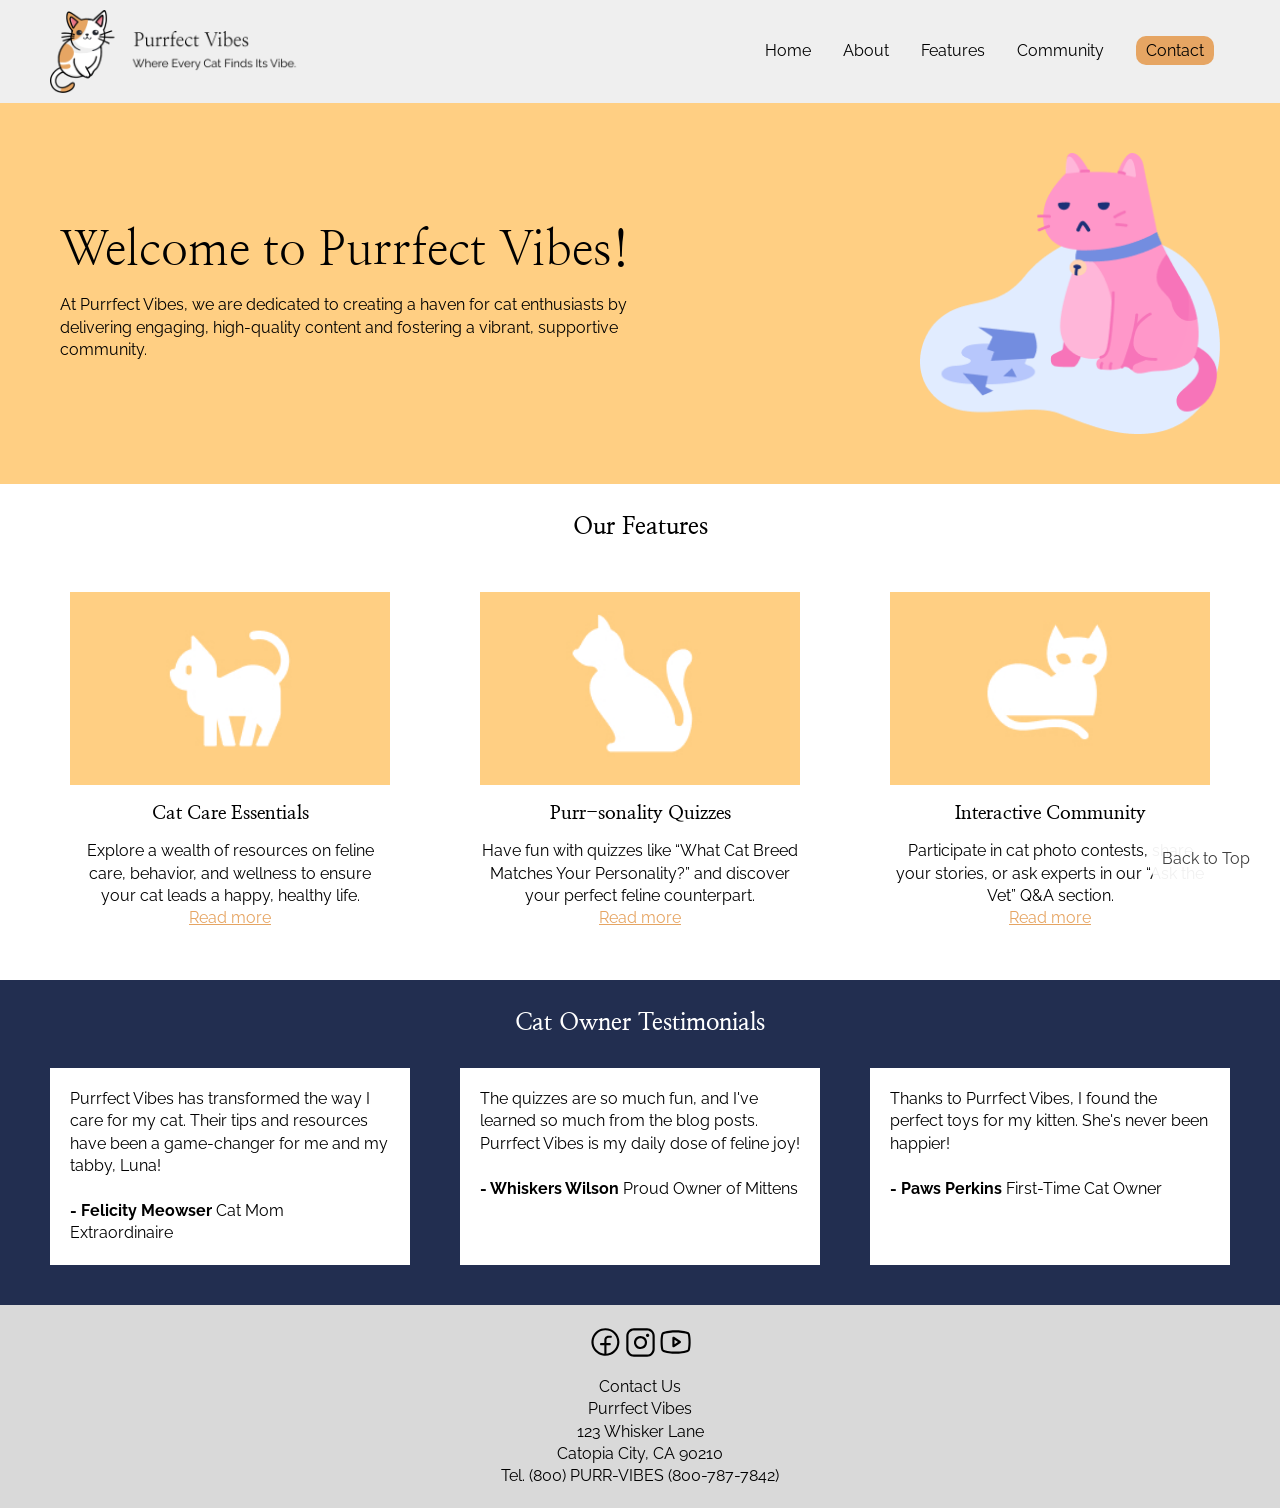
<file: index.html>
<!DOCTYPE html>
<html lang="en">
<head>
    <meta charset="utf-8">
    <meta name="viewport" content="width=device-width, initial-scale=1.0">
    <link rel="apple-touch-icon" sizes="180x180" href="images/favicons/apple-touch-icon.png">
    <link rel="icon" type="image/png" sizes="32x32" href="images/favicons/favicon-32x32.png">
    <link rel="icon" type="image/png" sizes="16x16" href="images/favicons/favicon-16x16.png">
    <link rel="manifest" href="images/favicons/site.webmanifest">
    <link rel="preconnect" href="https://fonts.googleapis.com">
    <link rel="preconnect" href="https://fonts.gstatic.com" crossorigin>
    <link href="https://fonts.googleapis.com/css2?family=Nanum+Myeongjo&family=Raleway:ital,wght@0,100..900;1,100..900&display=swap" rel="stylesheet">
    <title>Welcome to Purrfect Vibes!</title>
    <!-- <script src="https://code.jquery.com/jquery-4.0.0.slim.min.js" integrity="sha256-8DGpv13HIm+5iDNWw1XqxgFB4mj+yOKFNb+tHBZOowc=" crossorigin="anonymous" defer></script> -->
    <script src="scripts/jquery.js"></script>
    <script src="scripts/scripts.js" defer></script>
    <link rel="stylesheet" href="css/reset.css">
    <link rel="stylesheet" href="css/styles.css">
</head>
<body>
    <header>
        <div class="container">
            <a href="index.html"><img src="images/logo.png" alt="logo"></a>
            <input type="checkbox" class="navToggler" id="navToggler">
            <nav>
                <ul>
                    <li><a href="index.html">Home</a></li>
                    <li><a href="about.html">About</a></li>
                    <li><a href="features.html">Features</a>
                        <ul class="sub-menu">
                            <li><a href="features.html#cat-care">Cat Care</a></li>
                            <li><a href="features.html#quizzes">Quizzes</a></li>
                            <li><a href="features.html#community">Community</a></li>
                        </ul>
                    </li>
                    <li><a href="community.html">Community</a></li>
                    <li><a href="contact.html" class="button">Contact</a></li>
                </ul>
            </nav>
            <label for="navToggler" class="navTogglerMenu" name="navToggler">
                <img src="images/menu.svg" class="menuOpen" alt="menu">
                <img src="images/x.svg" class="menuClose" alt="close">
            </label>
        </div>
    </header>
    <section class="hero">
        <div class="container">
            <div class="hero-text">
                <h1>Welcome to Purrfect Vibes!</h1>
                <p>At Purrfect Vibes, we are dedicated to creating a haven for cat enthusiasts by delivering engaging, high-quality content and fostering a vibrant, supportive community.</p>
            </div>
            <img src="images/hero-cat.png" alt="">
        </div>
    </section>
    <section class="features container">
        <h2>Our Features</h2>
        <div class="feature-container">
            <div class="feature-block">
                <img src="images/cat-care.jpg" alt="cat care">
                <h3>Cat Care Essentials</h3>
                <p>Explore a wealth of resources on feline care, behavior, and wellness to ensure your cat leads a happy, healthy life.</p>
                <a href="#">Read more</a>
            </div>
            <div class="feature-block">
                <img src="images/cat-quizzes.jpg" alt="cat quizzes">
                <h3>Purr-sonality Quizzes</h3>
                <p>Have fun with quizzes like “What Cat Breed Matches Your Personality?” and discover your perfect feline counterpart.</p>
                <a href="#">Read more</a>
            </div>
            <div class="feature-block">
                <img src="images/cat-community.jpg" alt="cat community">
                <h3>Interactive Community</h3>
                <p>Participate in cat photo contests, share your stories, or ask experts in our “Ask the Vet” Q&A section.</p>
                <a href="#">Read more</a>
            </div>
        </div>
    </section>
    <section class="testimonials">
        <div class="container">
            <h2>Cat Owner Testimonials</h2>
            <div class="testimonial-container">
                <div class="testimonial-block">
                    Purrfect Vibes has transformed the way I care for my cat. Their tips and resources have been a game-changer for me and my tabby, Luna!<br><br>
                    <strong>- Felicity Meowser</strong>
                    Cat Mom Extraordinaire
                </div>
                <div class="testimonial-block">
                    The quizzes are so much fun, and I've learned so much from the blog posts. Purrfect Vibes is my daily dose of feline joy!<br><br>
                    <strong>- Whiskers Wilson</strong>
                    Proud Owner of Mittens
                </div>
                <div class="testimonial-block">
                    Thanks to Purrfect Vibes, I found the perfect toys for my kitten. She's never been happier!<br><br>
                    <strong>- Paws Perkins</strong>
                    First-Time Cat Owner
                </div>
            </div>
        </div>
        <a href ="#top" id="back-top-btn">Back to Top</a>
    </section>
    
    <footer>
        <div>
            <a href="#"><img src="images/facebook.svg" alt="Facebook"></a>
            <a href="#"><img src="images/instagram.svg" alt="Instagram"></a>
            <a href="#"><img src="images/youtube.svg" alt="Youtube"></a>
        </div>
        <p>
            Contact Us<br>
            Purrfect Vibes<br>
            123 Whisker Lane<br>
            Catopia City, CA 90210<br>
            Tel. (800) PURR-VIBES (800-787-7842)<br>
        </p>
    </footer>
</body>
</html>
</file>
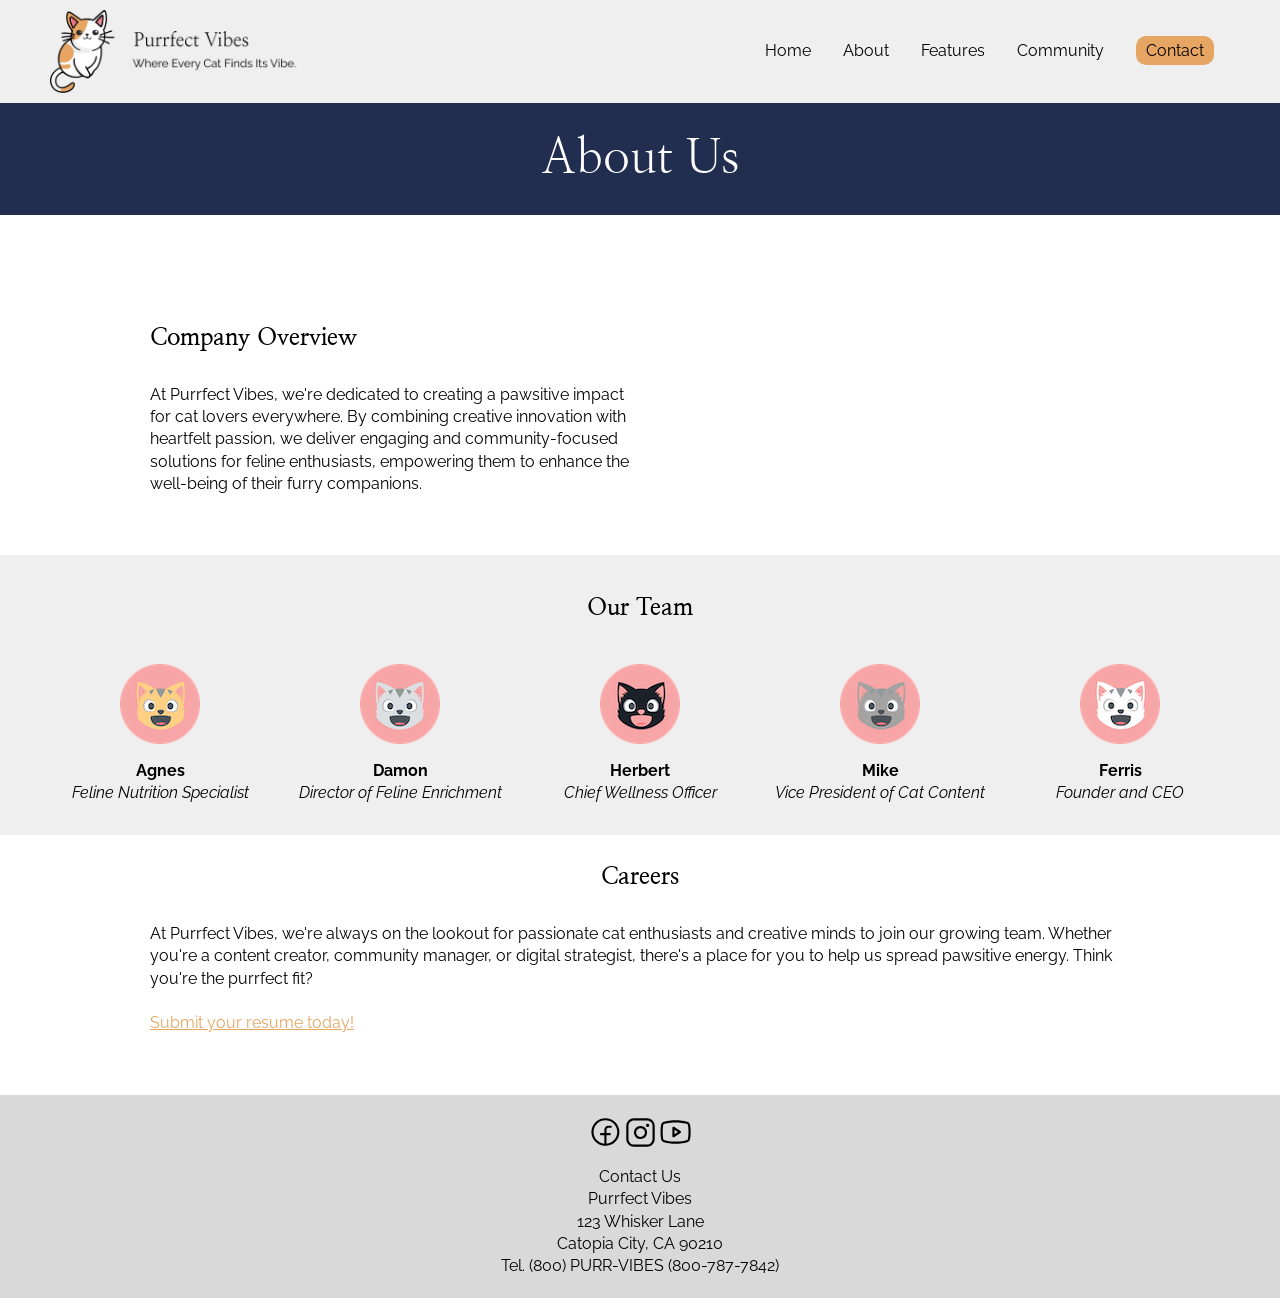
<file: about.html>
<!DOCTYPE html>
<html lang="en">
<head>
    <meta charset="utf-8">
    <meta name="viewport" content="width=device-width, initial-scale=1.0">
    <link rel="apple-touch-icon" sizes="180x180" href="images/favicons/apple-touch-icon.png">
    <link rel="icon" type="image/png" sizes="32x32" href="images/favicons/favicon-32x32.png">
    <link rel="icon" type="image/png" sizes="16x16" href="images/favicons/favicon-16x16.png">
    <link rel="manifest" href="images/favicons/site.webmanifest">
    <link rel="preconnect" href="https://fonts.googleapis.com">
    <link rel="preconnect" href="https://fonts.gstatic.com" crossorigin>
    <link href="https://fonts.googleapis.com/css2?family=Nanum+Myeongjo&family=Raleway:ital,wght@0,100..900;1,100..900&display=swap" rel="stylesheet">
    <link rel="stylesheet" href="https://cdnjs.cloudflare.com/ajax/libs/font-awesome/6.5.1/css/all.min.css">
    <title>About Purrfect Vibes</title>
    <script src="scripts/jquery.js"></script>
    <script src="scripts/scripts.js" defer></script>
    <link rel="stylesheet" href="css/reset.css">
    <link rel="stylesheet" href="css/styles.css">
</head>
<body class="about">
    <header>
        <div class="container">
            <a href="index.html"><img src="images/logo.png" alt="logo"></a>
            <input type="checkbox" class="navToggler" id="navToggler">
            <nav>
                <ul>
                    <li><a href="index.html">Home</a></li>
                    <li><a href="about.html">About</a></li>
                    <li><a href="features.html">Features</a>
                        <ul class="sub-menu">
                            <li><a href="features.html#cat-care">Cat Care</a></li>
                            <li><a href="features.html#quizzes">Quizzes</a></li>
                            <li><a href="features.html#community">Community</a></li>
                        </ul>
                    </li>
                    <li><a href="community.html">Community</a></li>
                    <li><a href="contact.html" class="button">Contact</a></li>
                </ul>
            </nav>
            <label for="navToggler" class="navTogglerMenu" name="navToggler">
                <img src="images/menu.svg" class="menuOpen" alt="menu">
                <img src="images/x.svg" class="menuClose" alt="close">
            </label>
        </div>
    </header>
    <section class="title">
        <div class="container">
            <h1>About Us</h1>
        </div>
    </section>
    <section class="container">
        <div class="overview-container">
            <div>
                <h2>Company Overview</h2>
                <p>At Purrfect Vibes, we're dedicated to creating a pawsitive impact for cat lovers everywhere. By combining creative innovation with heartfelt passion, we deliver engaging and community-focused solutions for feline enthusiasts, empowering them to enhance the well-being of their furry companions.</p>
            </div>
            <div>
                <div class="video-container"><iframe src="https://www.youtube.com/embed/sI8NsYIyQ2A?si=wf94BvNOsV6cx9m4" title="YouTube video player" frameborder="0" allow="accelerometer; autoplay; clipboard-write; encrypted-media; gyroscope; picture-in-picture; web-share" referrerpolicy="strict-origin-when-cross-origin" allowfullscreen></iframe></div>
            </div>
        </div>
    </section>
    <section>
        <div class="light-grey-bg">
            <h2>Our Team</h2>
            <div class="about-container container">
                <!-- Agnes -->
                <div class="about-block"  class="open-mod" data-target="#agnes-modal">
                    <a href="#agnes-modal">
                        <img src="images/head-agnes.png" alt="Agnes" />
                        <p>
                            <strong>Agnes</strong><br>
                            <em>Feline Nutrition Specialist</em>
                        </p>
                    </a>
                </div>
                <!-- Damon -->
                <div class="about-block" class="open-mod" data-target="#damon-modal">
                    <a href="#damon-modal">
                        <img src="images/head-damon.png" alt="Damon" />
                        <p>
                            <strong>Damon</strong><br>
                            <em>Director of Feline Enrichment</em>
                        </p>
                    </a>
                </div>
                <!-- Herbert -->
                <div class="about-block" class="open-mod" data-target="#herbert-modal">
                    <a href="#herbert-modal">
                        <img src="images/head-herbert.png" alt="Herbert" />
                        <p>
                            <strong>Herbert</strong><br>
                            <em>Chief Wellness Officer</em>
                        </p>
                    </a>
                </div>
                <!-- Mike -->
                <div class="about-block" class="open-mod" data-target="#mike-modal">
                    <a href="#mike-modal">
                        <img src="images/head-mike.png" alt="Mike" />
                        <p>
                            <strong>Mike</strong><br>
                            <em>Vice President of Cat Content</em>
                        </p>
                    </a>
                </div>
                <!-- Ferris -->
                <div class="about-block" class="open-mod" data-target="#ferris-modal">
                    <a href="#ferris-modal">
                        <img src="images/head-ferris.png" alt="Ferris" />
                        <p>
                            <strong>Ferris</strong><br>
                            <em>Founder and CEO</em>
                        </p>
                    </a>
                </div>
            </div>
            
        </div>
        <!-- Modals -->
        <div id="agnes-modal" class="modal">
            <div class="modal-content">
                <h3>Agnes</h3>
                <p>
                    Agnes brings a wealth of expertise in feline dietary health, helping cat owners make informed decisions about their pets' nutrition. From crafting guides on balanced diets to highlighting the best treats, she ensures every feline fan has the tools to keep their cats healthy and happy.
                </p>
                <a href="#" class="close-btn"><i class="fa-solid fa-xmark"></i></a>
            </div>
        </div>
        
        <div id="damon-modal" class="modal">
            <div class="modal-content">
                <h3>Damon</h3>
                <p>
                    Damon leads the way in creating engaging and enriching content for both cats and their humans. He spearheads interactive features like quizzes, product reviews, and playtime tips, ensuring our audience can build meaningful connections with their furry friends.
                </p>
                <a href="#" class="close-btn"><i class="fa-solid fa-xmark"></i></a>
            </div>
        </div>
        
        <div id="herbert-modal" class="modal">
            <div class="modal-content">
                <h3>Herbert</h3>
                <p>
                    Herbert oversees all things related to feline health and well-being. From behavior guides to wellness tips, his focus is on empowering cat parents with resources to provide the best care for their companions.
                </p>
                <a href="#" class="close-btn"><i class="fa-solid fa-xmark"></i></a>
            </div>
        </div>
        
        <div id="mike-modal" class="modal">
            <div class="modal-content">
                <h3>Mike</h3>
                <p>
                    Mike is the driving force behind Purrfect Vibes' engaging blog posts, memes, and educational articles. His creative direction ensures our platform strikes the perfect balance of entertainment and information, keeping our audience coming back for more.
                </p>
                <a href="#" class="close-btn"><i class="fa-solid fa-xmark"></i></a>
            </div>
        </div>
        
        <div id="ferris-modal" class="modal">
            <div class="modal-content">
                <h3>Ferris</h3>
                <p>
                    Ferris founded Purrfect Vibes with a vision to bring together a community of cat lovers. As a lifelong feline enthusiast, Ferris is dedicated to providing a platform that educates, entertains, and inspires. Under Ferris's leadership, Purrfect Vibes continues to grow as the ultimate destination for all things cat-related.
                </p>
                <a href="#" class="close-btn"><i class="fa-solid fa-xmark"></i></a>
            </div>
        </div>        
    </section>
    <section class="container small careers-container">
        <h2>Careers</h2>
        <p>At Purrfect Vibes, we're always on the lookout for passionate cat enthusiasts and creative minds to join our growing team. Whether you're a content creator, community manager, or digital strategist, there's a place for you to help us spread pawsitive energy. Think you're the purrfect fit?<br><br>
            <a href="mailto:hr@purrfectvibes.com?subject=MY RESUME&cc=herbert@purrfectvibes.com">Submit your resume today!</a></p>
    </section>

    <footer>
        <div>
            <a href="#"><img src="images/facebook.svg" alt="Facebook"></a>
            <a href="#"><img src="images/instagram.svg" alt="Instagram"></a>
            <a href="#"><img src="images/youtube.svg" alt="Youtube"></a>
        </div>
        <p>
            Contact Us<br>
            Purrfect Vibes<br>
            123 Whisker Lane<br>
            Catopia City, CA 90210<br>
            Tel. (800) PURR-VIBES (800-787-7842)<br>
        </p>
    </footer>
</body>
</html>
</file>
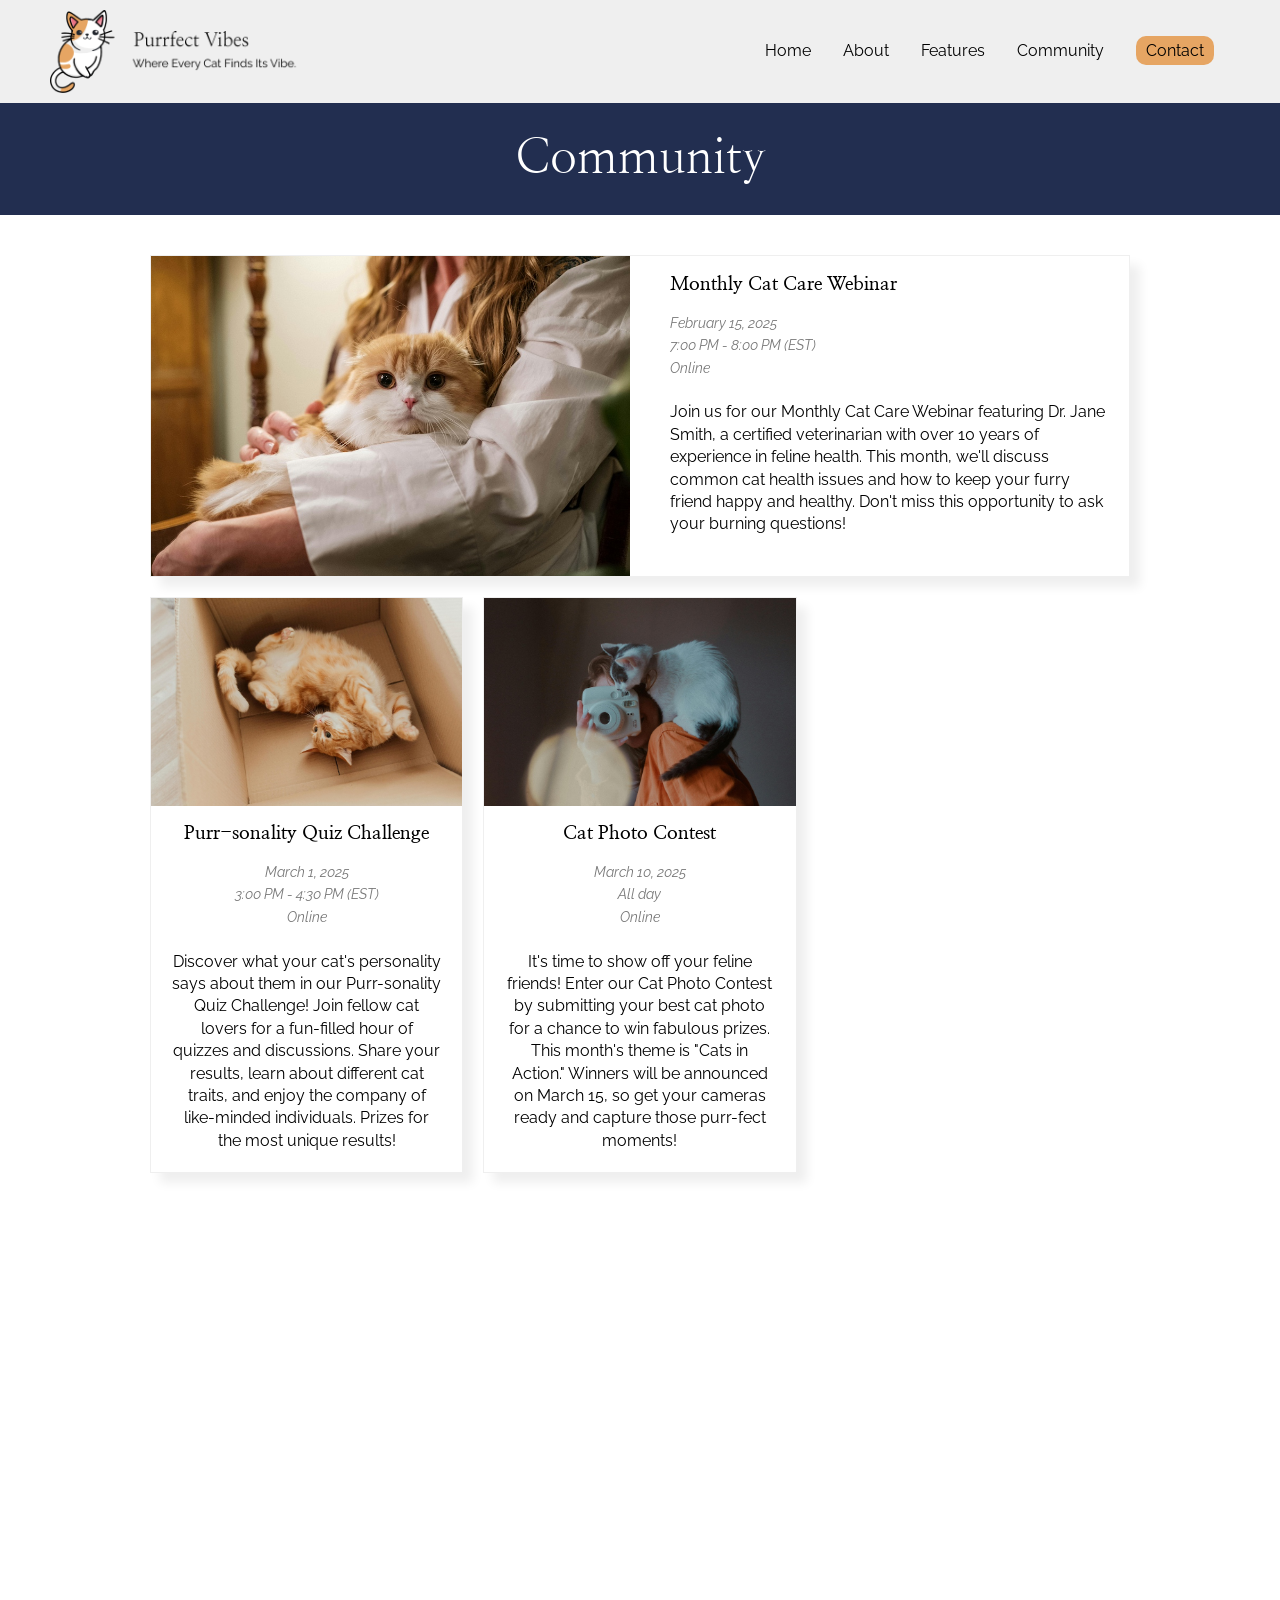
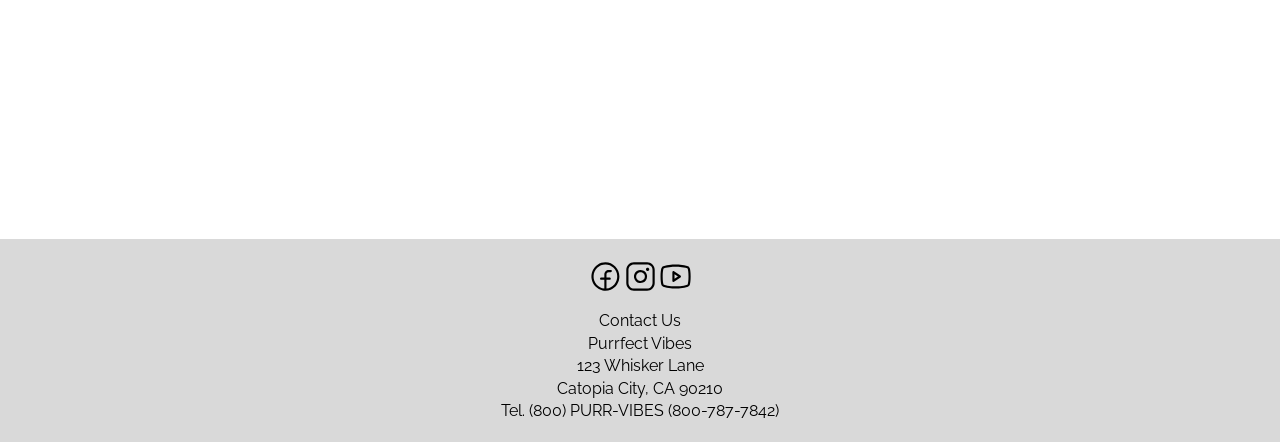
<file: community.html>
<!DOCTYPE html>
<html lang="en">
<head>
    <meta charset="utf-8">
    <meta name="viewport" content="width=device-width, initial-scale=1.0">
    <link rel="apple-touch-icon" sizes="180x180" href="images/favicons/apple-touch-icon.png">
    <link rel="icon" type="image/png" sizes="32x32" href="images/favicons/favicon-32x32.png">
    <link rel="icon" type="image/png" sizes="16x16" href="images/favicons/favicon-16x16.png">
    <link rel="manifest" href="images/favicons/site.webmanifest">
    <link rel="preconnect" href="https://fonts.googleapis.com">
    <link rel="preconnect" href="https://fonts.gstatic.com" crossorigin>
    <link href="https://fonts.googleapis.com/css2?family=Nanum+Myeongjo&family=Raleway:ital,wght@0,100..900;1,100..900&display=swap" rel="stylesheet">
    <title>Purrfect Vibes Community Events</title>
    <script src="scripts/jquery.js"></script>
    <script src="scripts/scripts.js" defer></script>
    <link rel="stylesheet" href="css/reset.css">
    <link rel="stylesheet" href="css/styles.css">
</head>
<body>
    <header>
        <div class="container">
            <a href="index.html"><img src="images/logo.png" alt="logo"></a>
            <input type="checkbox" class="navToggler" id="navToggler">
            <nav>
                <ul>
                    <li><a href="index.html">Home</a></li>
                    <li><a href="about.html">About</a></li>
                    <li><a href="features.html">Features</a>
                        <ul class="sub-menu">
                            <li><a href="features.html#cat-care">Cat Care</a></li>
                            <li><a href="features.html#quizzes">Quizzes</a></li>
                            <li><a href="features.html#community">Community</a></li>
                        </ul>
                    </li>
                    <li><a href="community.html">Community</a></li>
                    <li><a href="contact.html" class="button">Contact</a></li>
                </ul>
            </nav>
            <label for="navToggler" class="navTogglerMenu" name="navToggler">
                <img src="images/menu.svg" class="menuOpen" alt="menu">
                <img src="images/x.svg" class="menuClose" alt="close">
            </label>
        </div>
    </header>
<section class="title">
    <div class="container">
        <h1>Community</h1>
    </div>
</section>
<section class="community container">
    <div class="event-block featured">
        <img src="images/event-cat-care.jpg" alt="cat care">
        <h3>Monthly Cat Care Webinar</h3>
        <p><span>February 15, 2025</span><br>
            <span>7:00 PM - 8:00 PM (EST)<br>
            Online</span><br><br>
            Join us for our Monthly Cat Care Webinar featuring Dr. Jane Smith, a certified veterinarian with over 10 years of experience in feline health. This month, we'll discuss common cat health issues and how to keep your furry friend happy and healthy. Don't miss this opportunity to ask your burning questions!</p>
    </div>
    <div class="event-block">
        <img src="images/event-cat-quiz.jpg" alt="cat quizzes">
        <h3>Purr-sonality Quiz Challenge</h3>
        <p><span>March 1, 2025</span><br>
            <span>3:00 PM - 4:30 PM (EST)<br>
            Online</span><br><br>
            Discover what your cat's personality says about them in our Purr-sonality Quiz Challenge! Join fellow cat lovers for a fun-filled hour of quizzes and discussions. Share your results, learn about different cat traits, and enjoy the company of like-minded individuals. Prizes for the most unique results!</p>
    </div>
    <div class="event-block">
        <img src="images/event-cat-photo.jpg" alt="cat community">
        <h3>Cat Photo Contest</h3>
        <p><span>March 10, 2025</span><br>
            <span>All day<br>
            Online</span><br><br>
            It's time to show off your feline friends! Enter our Cat Photo Contest by submitting your best cat photo for a chance to win fabulous prizes. This month's theme is "Cats in Action." Winners will be announced on March 15, so get your cameras ready and capture those purr-fect moments!</p>
    </div>
</section>
<section class="container">
    <iframe src="https://calendar.google.com/calendar/embed?src=1a56773061dbff187e34b02e4ad52b19a52dd9ac9e2d96ef49cbe79ec0183ceb%40group.calendar.google.com&ctz=America%2FLos_Angeles" style="border: 0" width="100%" height="600" frameborder="0" scrolling="no"></iframe>
</section>
<footer>
    <div>
        <a href="#"><img src="images/facebook.svg" alt="Facebook"></a>
        <a href="#"><img src="images/instagram.svg" alt="Instagram"></a>
        <a href="#"><img src="images/youtube.svg" alt="Youtube"></a>
    </div>
    <p>
        Contact Us<br>
        Purrfect Vibes<br>
        123 Whisker Lane<br>
        Catopia City, CA 90210<br>
        Tel. (800) PURR-VIBES (800-787-7842)<br>
    </p>
</footer>
</body>
</html>
</file>
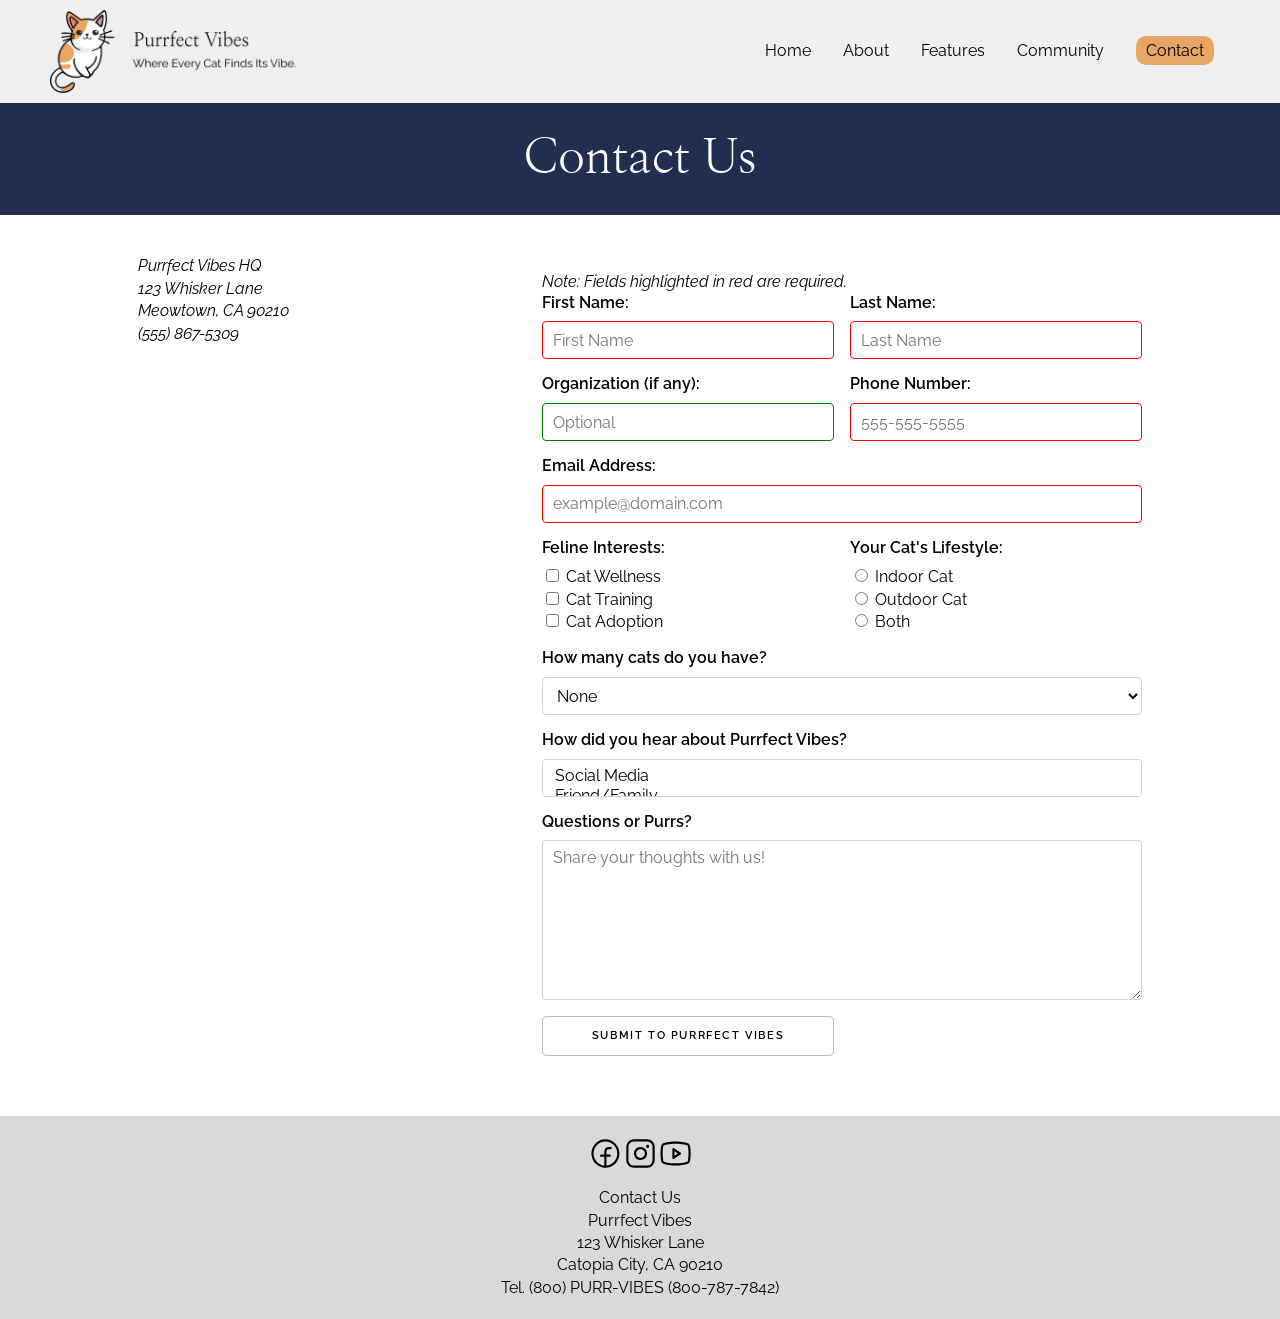
<file: contact.html>
<!DOCTYPE html>
<html lang="en">
<head>
    <meta charset="utf-8">
    <meta name="viewport" content="width=device-width, initial-scale=1.0">
    <link rel="apple-touch-icon" sizes="180x180" href="images/favicons/apple-touch-icon.png">
    <link rel="icon" type="image/png" sizes="32x32" href="images/favicons/favicon-32x32.png">
    <link rel="icon" type="image/png" sizes="16x16" href="images/favicons/favicon-16x16.png">
    <link rel="manifest" href="images/favicons/site.webmanifest">
    <link rel="preconnect" href="https://fonts.googleapis.com">
    <link rel="preconnect" href="https://fonts.gstatic.com" crossorigin>
    <link href="https://fonts.googleapis.com/css2?family=Nanum+Myeongjo&family=Raleway:ital,wght@0,100..900;1,100..900&display=swap" rel="stylesheet">
    <title>Contact Purrfect Vibes</title>
    <script src="scripts/jquery.js"></script>
    <script src="scripts/scripts.js" defer></script>
    <link rel="stylesheet" href="css/reset.css">
    <link rel="stylesheet" href="css/styles.css">
</head>
<body>
    <header>
        <div class="container">
            <a href="index.html"><img src="images/logo.png" alt="logo"></a>
            <input type="checkbox" class="navToggler" id="navToggler">
            <nav>
                <ul>
                    <li><a href="index.html">Home</a></li>
                    <li><a href="about.html">About</a></li>
                    <li><a href="features.html">Features</a>
                        <ul class="sub-menu">
                            <li><a href="features.html#cat-care">Cat Care</a></li>
                            <li><a href="features.html#quizzes">Quizzes</a></li>
                            <li><a href="features.html#community">Community</a></li>
                        </ul>
                    </li>
                    <li><a href="community.html">Community</a></li>
                    <li><a href="contact.html" class="button">Contact</a></li>
                </ul>
            </nav>
            <label for="navToggler" class="navTogglerMenu" name="navToggler">
                <img src="images/menu.svg" class="menuOpen" alt="menu">
                <img src="images/x.svg" class="menuClose" alt="close">
            </label>
        </div>
    </header>
    <section class="title">
        <div class="container">
            <h1>Contact Us</h1>
        </div>
    </section>
    <section class="container">
        <div class="contact-container">
            <div class="address-container">
                <address>
                    Purrfect Vibes HQ<br>
                    123 Whisker Lane<br>
                    Meowtown, CA 90210<br>
                    (555) 867-5309
                </address>
                <iframe src="https://www.google.com/maps/embed?pb=!1m18!1m12!1m3!1d429155.65857764304!2d-117.43811264109726!3d32.82463122394523!2m3!1f0!2f0!3f0!3m2!1i1024!2i768!4f13.1!3m3!1m2!1s0x80d9530fad921e4b%3A0xd3a21fdfd15df79!2sSan%20Diego%2C%20CA!5e0!3m2!1sen!2sus!4v1737656035689!5m2!1sen!2sus" width="100%" height="450" style="border:0;" allowfullscreen="" loading="lazy" referrerpolicy="no-referrer-when-downgrade"></iframe>
            </div>
            <div class="form-container">
                <p><em>Note: Fields highlighted in red are required.</em></p>
                <form action="" method="post">
                    <div class="form-group">
                        <label>First Name:</label>
                        <input type="text" name="fname" maxlength="30" required placeholder="First Name">
                    </div>
                    <div class="form-group">
                        <label>Last Name:</label>
                        <input type="text" name="lname" maxlength="30" required placeholder="Last Name">
                    </div>
                    <div class="form-group">
                        <label>Organization (if any):</label>
                        <input type="text" name="organization" maxlength="30" placeholder="Optional">
                    </div>
                    <div class="form-group">
                        <label>Phone Number:</label>
                        <input type="tel" name="phonenumber" maxlength="20" pattern="\d{3}[-]\d{3}[-]\d{4}" required title="Ex: 555-555-5555" placeholder="555-555-5555">
                    </div>
                    <div class="form-group full-width">
                        <label>Email Address:</label>
                        <input type="email" name="email" maxlength="30" autocomplete="email" required placeholder="example@domain.com">
                    </div>
                    <div class="form-group">
                        <label>Feline Interests:</label>
                        <div class="inline-checkbox">
                            <input type="checkbox" name="interest" id="wellness" value="Cat Wellness">
                            <label for="wellness">Cat Wellness</label>
                        </div>
                        <div class="inline-checkbox">
                            <input type="checkbox" name="interest" id="training" value="Cat Training"> 
                            <label for="training">Cat Training</label>
                        </div>
                        <div class="inline-checkbox">
                            <input type="checkbox" name="interest" id="adoption" value="Cat Adoption">
                            <label for="adoption">Cat Adoption</label>
                        </div>
                    </div>
                    <div class="form-group">
                        <label>Your Cat's Lifestyle:</label>
                        <div class="inline-checkbox">
                            <input type="radio" name="lifestyle" id="indoor" value="Indoor">
                            <label for="indoor">Indoor Cat</label>
                        </div>
                        <div class="inline-checkbox">
                            <input type="radio" name="lifestyle" id="outdoor" value="Outdoor">
                            <label for="outdoor">Outdoor Cat</label>
                        </div>
                        <div class="inline-checkbox">
                            <input type="radio" name="lifestyle" id="both" value="Both">
                            <label for="both">Both</label>
                        </div>
                    </div>
                    <div class="form-group full-width">
                        <label>How many cats do you have?</label>
                        <select name="catcount">
                            <option value="0">None</option>
                            <option value="1">1</option>
                            <option value="2-3">2-3</option>
                            <option value="4+">4 or more</option>
                        </select>
                    </div>
                    <div class="form-group full-width">
                        <label>How did you hear about Purrfect Vibes?</label>
                        <select name="hearaboutus" multiple size="5">
                            <option value="Social Media">Social Media</option>
                            <option value="Friend/Family">Friend/Family</option>
                            <option value="Pet Store">Pet Store</option>
                            <option value="Internet Search">Internet Search</option>
                            <option value="Other">Other</option>
                        </select>
                    </div>
                    <div class="form-group full-width">
                        <label>Questions or Purrs?</label> 
                        <textarea name="comments" maxlength="500" placeholder="Share your thoughts with us!"></textarea>
                    </div>
                    <input type="submit" value="Submit to Purrfect Vibes">
                </form>
            </div>
        </div>
    </section>
    <footer>
        <div>
            <a href="#"><img src="images/facebook.svg" alt="Facebook"></a>
            <a href="#"><img src="images/instagram.svg" alt="Instagram"></a>
            <a href="#"><img src="images/youtube.svg" alt="Youtube"></a>
        </div>
        <p>
            Contact Us<br>
            Purrfect Vibes<br>
            123 Whisker Lane<br>
            Catopia City, CA 90210<br>
            Tel. (800) PURR-VIBES (800-787-7842)<br>
        </p>
    </footer>
</body>
</html>
</file>
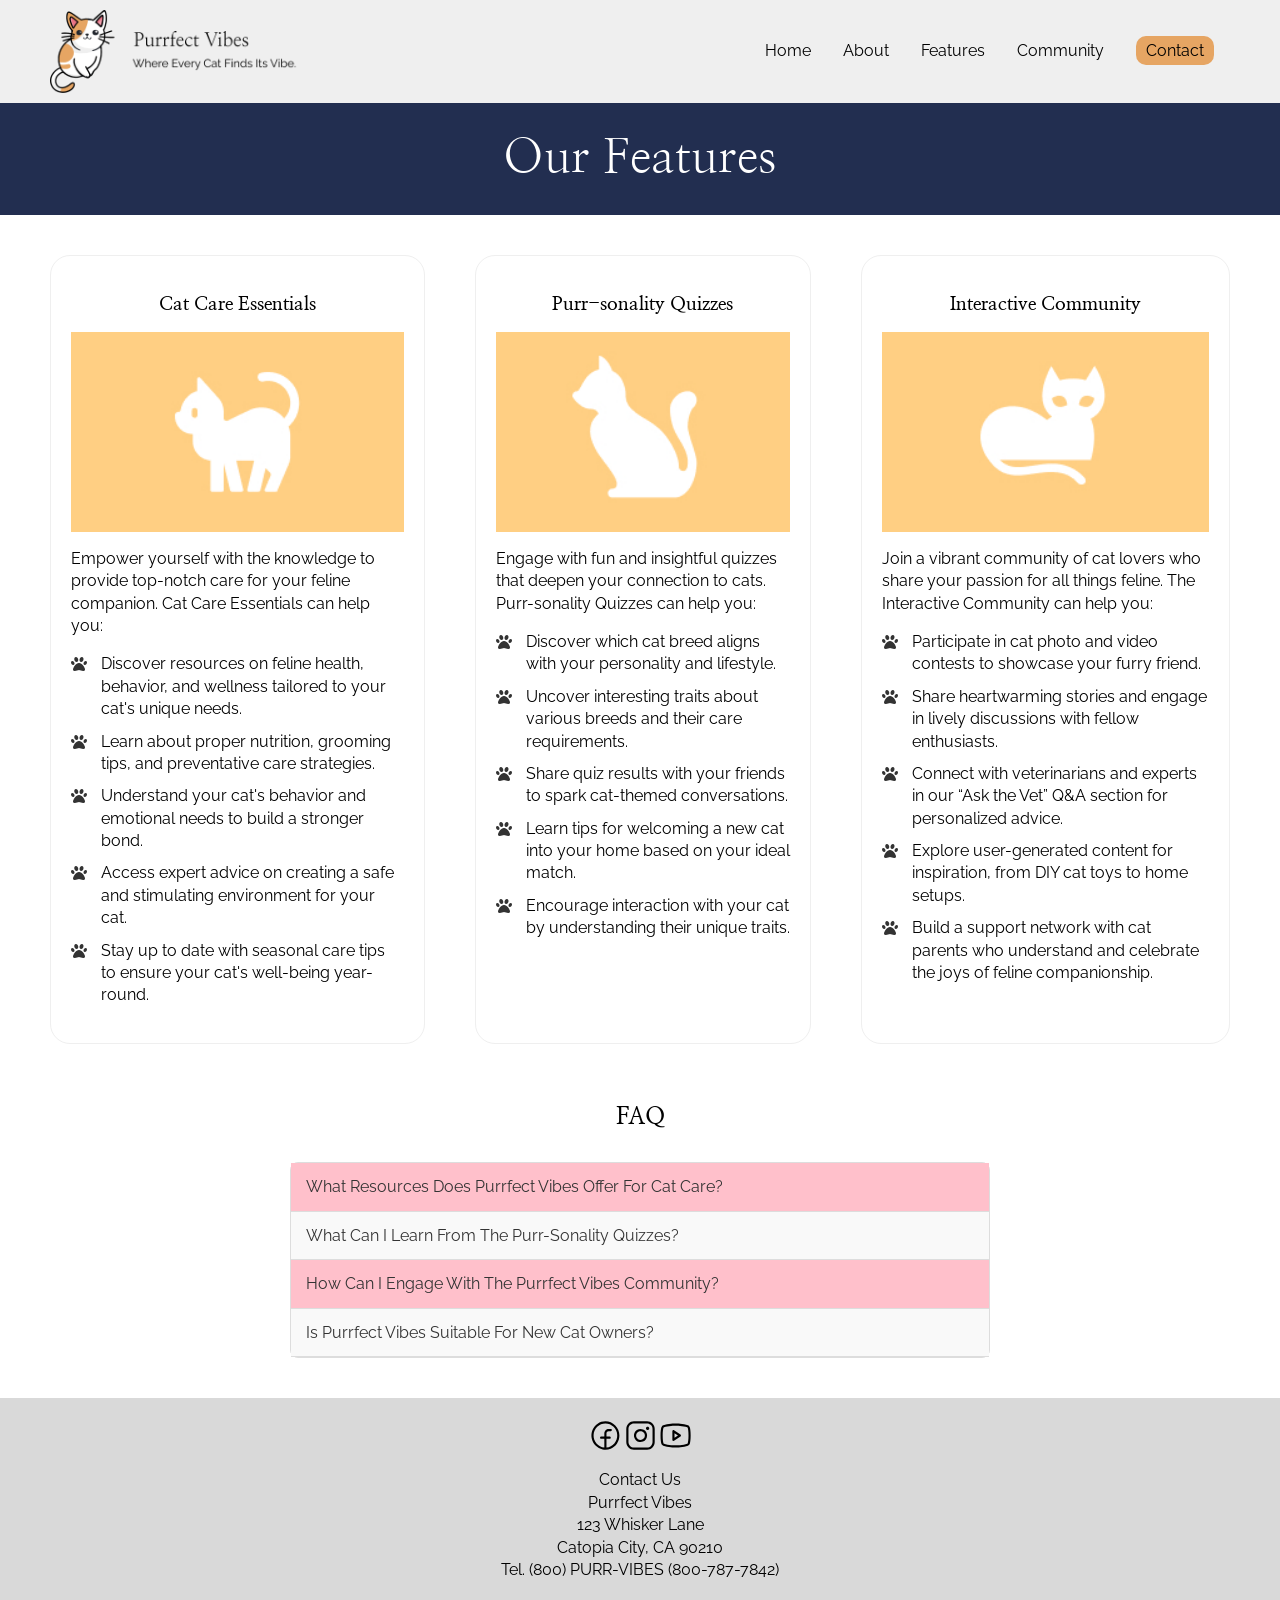
<file: features.html>
<!DOCTYPE html>
<html lang="en">
<head>
    <meta charset="utf-8">
    <meta name="viewport" content="width=device-width, initial-scale=1.0">
    <link rel="apple-touch-icon" sizes="180x180" href="images/favicons/apple-touch-icon.png">
    <link rel="icon" type="image/png" sizes="32x32" href="images/favicons/favicon-32x32.png">
    <link rel="icon" type="image/png" sizes="16x16" href="images/favicons/favicon-16x16.png">
    <link rel="manifest" href="images/favicons/site.webmanifest">
    <link rel="preconnect" href="https://fonts.googleapis.com">
    <link rel="preconnect" href="https://fonts.gstatic.com" crossorigin>
    <link href="https://fonts.googleapis.com/css2?family=Nanum+Myeongjo&family=Raleway:ital,wght@0,100..900;1,100..900&display=swap" rel="stylesheet">
    <link rel="stylesheet" href="https://cdnjs.cloudflare.com/ajax/libs/font-awesome/6.5.1/css/all.min.css">
    <title>Purrfect Vibes Features</title>
    <script src="scripts/jquery.js"></script>
    <script src="scripts/scripts.js" defer></script>
    <link rel="stylesheet" href="css/reset.css">
    <link rel="stylesheet" href="css/styles.css">
</head>
<body class="features">
    <header>
        <div class="container">
            <a href="index.html"><img src="images/logo.png" alt="logo"></a>
            <input type="checkbox" class="navToggler" id="navToggler">
            <nav>
                <ul>
                    <li><a href="index.html">Home</a></li>
                    <li><a href="about.html">About</a></li>
                    <li><a href="features.html">Features</a>
                        <ul class="sub-menu">
                            <li><a href="features.html#cat-care">Cat Care</a></li>
                            <li><a href="features.html#quizzes">Quizzes</a></li>
                            <li><a href="features.html#community">Community</a></li>
                        </ul>
                    </li>
                    <li><a href="community.html">Community</a></li>
                    <li><a href="contact.html" class="button">Contact</a></li>
                </ul>
            </nav>
            <label for="navToggler" class="navTogglerMenu" name="navToggler">
                <img src="images/menu.svg" class="menuOpen" alt="menu">
                <img src="images/x.svg" class="menuClose" alt="close">
            </label>
        </div>
    </header>
    <section class="title">
        <div class="container">
            <h1>Our Features</h1>
        </div>
    </section>
    <section class="container">
        <div class="feature-container">
            <div class="feature-page-block" id="cat-care">
                <h3>Cat Care Essentials</h3>
                <p><img src="images/cat-care.jpg" alt="cat care"/></p>
                <p>Empower yourself with the knowledge to provide top-notch care for your feline companion. Cat Care Essentials can help you:</p>
                <ul class="paw-list">
                    <li>Discover resources on feline health, behavior, and wellness tailored to your cat's unique needs.</li>
                    <li>Learn about proper nutrition, grooming tips, and preventative care strategies.</li>
                    <li>Understand your cat's behavior and emotional needs to build a stronger bond.</li>
                    <li>Access expert advice on creating a safe and stimulating environment for your cat.</li>
                    <li>Stay up to date with seasonal care tips to ensure your cat's well-being year-round.</li>
                </ul>
            </div>
            <div class="feature-page-block" id="quizzes">
                <h3>Purr-sonality Quizzes</h3>
                <p><img src="images/cat-quizzes.jpg" alt="cat quizzes"/></p>
                <p>Engage with fun and insightful quizzes that deepen your connection to cats. Purr-sonality Quizzes can help you:</p>
                <ul class="paw-list">
                    <li>Discover which cat breed aligns with your personality and lifestyle.</li>
                    <li>Uncover interesting traits about various breeds and their care requirements.</li>
                    <li>Share quiz results with your friends to spark cat-themed conversations.</li>
                    <li>Learn tips for welcoming a new cat into your home based on your ideal match.</li>
                    <li>Encourage interaction with your cat by understanding their unique traits.</li>
                </ul>
            </div>
            <div class="feature-page-block" id="community">
                <h3>Interactive Community</h3>
                <p><img src="images/cat-community.jpg" alt="cat community"/></p>
                <p>Join a vibrant community of cat lovers who share your passion for all things feline. The Interactive Community can help you:</p>
                <ul class="paw-list">
                    <li>Participate in cat photo and video contests to showcase your furry friend.</li>
                    <li>Share heartwarming stories and engage in lively discussions with fellow enthusiasts.</li>
                    <li>Connect with veterinarians and experts in our “Ask the Vet” Q&A section for personalized advice.</li>
                    <li>Explore user-generated content for inspiration, from DIY cat toys to home setups.</li>
                    <li>Build a support network with cat parents who understand and celebrate the joys of feline companionship.</li>
                </ul>
            </div>
        </div>
    </section>
    <section class="container">
        <h2>FAQ</h2>
        <div class="accordion">

            <div class="accordion-item">
              <input type="checkbox" id="question1" class="accordion-checkbox">
              <label for="question1" class="accordion-header">What resources does Purrfect Vibes offer for cat care?</label>
              <div class="accordion-content">
                <p>We provide expert advice on feline health, behavior, and wellness, including tips on proper nutrition, grooming, and creating a safe, stimulating environment.</p>
              </div>
            </div>
          
            <div class="accordion-item">
              <input type="checkbox" id="question2" class="accordion-checkbox">
              <label for="question2" class="accordion-header">What can I learn from the Purr-sonality Quizzes?</label>
              <div class="accordion-content">
                <p>Our quizzes help you discover which cat breed matches your personality, uncover fun traits about various breeds, and provide tips for welcoming a new cat into your home.</p>
              </div>
            </div>
          
            <div class="accordion-item">
              <input type="checkbox" id="question3" class="accordion-checkbox">
              <label for="question3" class="accordion-header">How can I engage with the Purrfect Vibes community?</label>
              <div class="accordion-content">
                <p>You can join cat photo and video contests, share stories, participate in discussions, and connect with experts in our “Ask the Vet” Q&A section.</p>
              </div>
            </div>
          
            <div class="accordion-item">
              <input type="checkbox" id="question4" class="accordion-checkbox">
              <label for="question4" class="accordion-header">Is Purrfect Vibes suitable for new cat owners?</label>
              <div class="accordion-content">
                <p>Absolutely! Whether you’re a new cat parent or a lifelong enthusiast, our resources, quizzes, and community are designed to support and celebrate your love for cats.</p>
              </div>
            </div>
          </div>                   
    </section>
    <footer>
        <div>
            <a href="#"><img src="images/facebook.svg" alt="Facebook"></a>
            <a href="#"><img src="images/instagram.svg" alt="Instagram"></a>
            <a href="#"><img src="images/youtube.svg" alt="Youtube"></a>
        </div>
        <p>
            Contact Us<br>
            Purrfect Vibes<br>
            123 Whisker Lane<br>
            Catopia City, CA 90210<br>
            Tel. (800) PURR-VIBES (800-787-7842)<br>
        </p>
    </footer>
    <script>
        $(function() {
        $('.accordion-header:even').css('background-color','pink');
        });
    </script>

</body>
</html>
</file>
<file: css/styles.css>
body, textarea {
    font-size: 16px;
    font-family: "Raleway", serif;
    font-optical-sizing: auto;
    font-weight: 400;
    font-style: normal;    
    margin: 0;
    line-height: 1.4em;
}
h1, h2, h3, h4, h5, h6 {
    font-family: "Nanum Myeongjo", serif;
    font-weight: 400;
    font-style: normal;
}
h1 {
    font-size: 3rem;
    margin: 0;
}
h2 {
    margin-bottom: 32px;
    font-weight: 600;
}
h3 {
    font-weight: 600;
}
.container {
    max-width: 1200px;
    margin: auto;
    padding: 10px;
}
a {
    color: #e6a563;
}
a:hover {
    opacity: 0.8;
}
h2 {
    text-align: center;
}
img {
    width: 100%;
}
/**Header**/
header {
    background-color: #efefef;
}
header a {
    text-decoration: none;
    color: #000;
}
header a:hover {
    color: #e6a563;
}
header .container {
    padding: 10px;
    display: flex;
    align-items: center;
    justify-content: flex-end;
}
header .container > a:first-child {
    width: 250px;
    margin-right: auto;

}
header ul {
    list-style-type: none;
    display: flex;
    align-items: center;
    margin: 0;
}
.button {
    background-color: #e6a563;
    border-radius: 10px;
    padding: 5px 10px;
}
.button:hover {
    background-color: #fff;
}
nav li {
    margin: 0 1em;
    position: relative;
    padding-bottom: 20px;
    padding-top: 20px;
}
.sub-menu {
    position: absolute;
    left: 0;
    flex-direction: column;
    margin-top: 20px;
    gap: 20px;
    background-color: #fff;
    border: 1px solid #efefef;
    border-radius: 20px;
    padding: 10px 20px 20px 10px;
    align-items: flex-start;
    display: none;
}
.sub-menu li {
    padding: 0;
}
nav li:hover > .sub-menu,
nav li > .sub-menu:hover  {
    display: flex;
}
.navTogglerMenu, .navToggler {
    display: none;
}
.title {
    background-color: #222e50;
    text-align: center;
    color: #fff;
    margin-bottom: 30px;
    padding: 20px 0;
}
/**Home Page**/
body.home {
    background-color: #efefef;
}
.hero {
    background-color: #FFCF83;
}
.hero .container {
    display: flex;
    justify-content: space-between;
    padding: 50px 20px;
}
.hero img {
    width: 300px;
}
.hero .hero-text {
    display: flex;
    flex-direction: column;
    justify-content: center;
    width: 50%;
}
.feature-container {
    display: flex;
    justify-content: center;
    gap: 50px;
    padding-bottom: 20px;
}
.feature-block {
    text-align: center;
    background-color: #fff;
    padding: 20px;
    flex: auto;
    width: 32%;
}
.testimonials {
    background-color: #222e50;
    padding-bottom: 30px;
}
.testimonials h2 {
    color: #fff;
    text-align: center;
}
.testimonial-container {
    display: flex;
    gap: 50px;
}
.testimonial-block {
    background-color: #fff;
    padding: 20px;
    flex: auto;
    width: 33%;
}
.team {
    padding-bottom: 20px;
}
.team img {
    width: 80px;
    margin: auto;
}
/**About Page**/
.container.small {
    max-width: 1000px;
}
.overview-container {
    display: flex;
    flex-wrap: wrap;
    align-items: center;
    max-width: 1000px;
    margin: auto;
} 
.overview-container h2 {
    text-align: left;
}
.overview-container>div {
    flex: 1;
    min-width: 300px; /* Ensures a minimum width for items */
    margin: 10px; /* Adds spacing between elements */
}
.video-container {
    position: relative;
    width: 100%;
    padding-bottom: 56.25%; /* 16:9 aspect ratio */
    height: 0;
}

.video-container iframe {
    position: absolute;
    top: 0;
    left: 0;
    width: 100%;
    height: 100%;
}
.light-grey-bg {
    background-color: #efefef;
    padding: 20px 0;
}
.about-container {
    display: flex;
    justify-content: space-between;
    gap: 20px;
}
.about-block {
    text-align: center;
    width: 25%;
}
.about-block a {
    text-decoration: none;
    color: #000;
}
.about-block img {
    width: 80px;
    height: 80px;
    margin: auto;
}
.modal {
    display: none; /* Hidden by default */
    position: fixed; /* Stay in place */
    z-index: 1000; /* Sit on top */
    left: 0;
    top: 0;
    width: 100%; /* Full width */
    height: 100%; /* Full height */
    overflow: auto; /* Enable scroll if needed */
    background-color: rgba(0, 0, 0, 0.7); /* Black w/ opacity */
}
.modal-content {
    position: relative;
    background-color: #fefefe;
    margin: 15% auto; /* 15% from the top and centered */
    padding: 20px;
    border: 1px solid #888;
    width: 80%; /* Could be more or less, depending on screen size */
}
.close-btn {
    color: #000;
    position: absolute;
    font-size: 28px;
    top: 20px;
    right: 20px;
}
.close-btn:hover,
.close-btn:focus {
    color: #e6a563;
    text-decoration: none;
    cursor: pointer;
}
/* .modal:target {
    display: block;             this is css, do as lab- use jquery, buttons lab 
} 
*/
.careers-container {
    margin-bottom: 50px;
}
/**Community Page**/
.community {
    display: grid;
    gap: 20px;
    grid-template-columns: repeat(3, 1fr);
    margin-bottom: 30px;
    max-width: 1000px;
}
.event-block {
    border: 1px solid #efefef;
    box-shadow: 10px 10px 10px #efefef;
    text-align: center;;
}
.event-block img {
    width: 100%;
}
.event-block h3, .event-block p {
    padding: 0 20px;
}
.event-block.featured {
    grid-column: span 3;
    display: grid;
    grid-template-areas: 
    "image title"
    "image text";
    grid-template-columns: 1fr 1fr;
    grid-template-rows: auto 1fr;
    grid-column-gap: 20px;
}
.event-block.featured img {
    grid-area: image;
}
.event-block.featured h3 {
    grid-area: title;
    text-align: left;
}
.event-block.featured p {
    grid-area: text;
    text-align: left;
}
.event-block span {
    font-style: italic;
    color: #787878;
    font-size: 0.9em;;
}
.event-block p {
    padding-bottom: 20px;
}
/**Feature Page**/
.feature-page-block {
    border: 1px solid #efefef;
    padding: 20px;
    border-radius: 20px;
}
.feature-page-block h3 {
    text-align: center;
}
.feature-page-block img {
    height: 200px;
    object-fit: cover;
}
ul.paw-list {
    list-style: none; 
    padding: 0; 
}
ul.paw-list li {
    position: relative; 
    padding-left: 30px; 
    margin-bottom: 10px;
}
ul.paw-list li::before {
    content: "\f1b0"; 
    font-family: "Font Awesome 5 Free"; 
    font-weight: 900; 
    position: absolute; 
    left: 0; 
    top: 0; 
    color: #333; 
}
.accordion {
    max-width: 700px;
    margin: 0 auto;
    border: 1px solid #ddd;
    border-radius: 8px;
    margin-bottom: 30px;
}  

.accordion-item {
    border-bottom: 1px solid #ddd;
    position: relative;
}  
.accordion-checkbox {
    display: none;
} 
.accordion-header {
    display: block;
    background-color: #f9f9f9;
    color: #333;
    cursor: pointer;
    padding: 15px;
    text-transform: capitalize;
    transition: background-color 0.3s;
}  
.accordion-header:hover {
    background-color: #eee;
}  
.accordion-content {
    max-height: 0;
    overflow: hidden;
    background-color: #fff;
    padding: 0 15px;
    /* transition: max-height 0.3s ease, padding 0.3s ease; */
}  
.accordion-content p {
    margin: 15px 0;
}  
.accordion-checkbox:checked ~ .accordion-content {
    max-height: 200px;
    padding: 15px;
}   
/**Contact**/
.contact-container {
    display: flex;
    gap: 50px;
    margin-bottom: 50px;
    justify-content: center;
}
.contact-container .address-container {
    width: 30%;
    display: flex;
    flex-direction: column;
    gap: 20px;
}

.contact-container .form-container {
    width: 70%;
    max-width: 600px;
}
form {
    display: grid;
    grid-template-columns: repeat(2, 1fr); /* Two columns of equal width */
    gap: 1rem;
}
.form-group {
    display: flex;
    flex-direction: column;
}
.full-width {
    grid-column: span 2; 
}
input[type="email"],input[type="text"],input[type="tel"],textarea, select {
    width:100%;
    height:38px;
    padding:6px 10px;
    background-color:#fff;
    border:1px solid #D1D1D1;
    border-radius:4px;
    box-shadow:none;
    box-sizing:border-box;
}
textarea {
    min-height:65px;
    padding-top:6px;
    padding-bottom:6px;
}
form label {
    font-weight:600;
    margin-bottom: 10px;
}
form input[type="checkbox"], form input[type="radio"] {
    display:inline;
}
form .inline-checkbox label {
    font-weight: 400;
}
input[type="submit"] {
	padding: 0 30px;
	font-size: 11px;
	font-weight: 600;
	line-height: 38px;
	letter-spacing: .1rem;
	text-transform: uppercase;
	background-color: transparent;
	border-radius: 4px;
	border: 1px solid #bbb;
	cursor: pointer;
 }
input[type="submit"]:hover, input[type="submit"]:focus {
    color:#333;
    border-color:#888;
    outline:0;
}
input[type="text"]:required, input[type="tel"]:required, input[type="email"]:required {
    border-color:red;
}
input[type="text"]:valid, input[type="tel"]:valid, input[type="email"]:valid {
    border-color:green;
}
/**Footer**/
footer {
    text-align: center;
    background-color: #D9D9D9;
    padding: 20px;
}
footer > div {
    display: flex;
    justify-content: center;
}
footer img {
    width: 35px;
}

/**Tablet Styles**/
@media only screen and (max-width: 1040px) {
    .community {
        grid-template-columns: repeat(2, 1fr);
    }
    .event-block.featured {
        grid-column: span 2;
    }
    .features-page .feature-container {
        flex-wrap: wrap;
        gap: 10px;
    }
    .features-page .feature-page-block {
        width: 40%;
    }
}

/**Mobile Styles**/
@media only screen and (max-width: 767px) {
    header .container {
        flex-wrap: wrap;
        position: relative;
    }
    header img {
        width: 200px;
    }
    header nav {
        position: absolute;
        width: 100%;
        top: 90px;
        left: 0;
        display: none;
    }
    header nav ul {
        flex-direction: column;
        align-items: center;
        justify-content: center;
        width: 100vw;
        background-color: #efefef;
        padding: 0;
        border-top: 1px solid #fff;
    }
    header nav li {
        width: 100%;
        text-align: center;
        border-bottom: 1px solid #fff;
        padding: 10px 0;
        margin: 0;
    }
    header nav li:last-child {
        border-bottom: none;
        padding: 0;
    }
    header .button {
        width: 100%;
        border-radius: 0;
        display: block;
        padding: 10px;
    }
    .navToggler, .navTogglerMenu {
        display: block;
    }
    .navTogglerMenu img {
        width: 25px;
    }
    .navToggler:checked ~ nav {
        display: block;
    }
    .navToggler, .menuClose, .navToggler:checked ~ .navTogglerMenu .menuOpen {
        display: none;
    }
    .navToggler:checked ~ .navTogglerMenu .menuClose {
        display: block;
    }
    .sub-menu {
        display: flex;
        position: relative;
        border-radius: 0;
        gap: 20px;
        padding: 10px;
    }
    .hero .container {
        display: block;
        text-align: center;
    }
    .hero .hero-text {
        width: 100%;
        margin-bottom: 30px;
    }
    .feature-container {
        flex-direction: column;
        gap: 20px;
    }
    .feature-block {
        width: 100%;
    }
    .testimonial-container {
        flex-direction: column;
        gap: 20px;
    }
    .testimonial-block {
        width: 100%;
    }
    .about-container {
        flex-wrap: wrap;
        justify-content: center;
    }
    .about {
        text-align: center;
    }
    .about-container {
        gap: 50px;
    }
    .about-block {
        flex-direction: column;
    }
    .overview-container h2 {
        text-align: center;
    }
    .community {
        grid-template-columns: repeat(1, 1fr);
    }
    .event-block.featured {
        grid-column: span 2;
    }
    .features-page .feature-container {
        display: block;
    }
    .features-page .feature-page-block {
        width: 100%;
    } 
    .community {
        display: flex;
        flex-direction: column;
    }
    .event-block.featured {
        display: flex;
        flex-direction: column;
    } 
    .contact {
        text-align: center;
    }
    .contact-container {
        flex-direction: column;
    }
    .contact-container .address-container, .contact-container .form-container {
        width: 100%;
    }
    form {
        grid-template-columns: 1fr;
    }
    .full-width {
        grid-column: span 1;
    }
}

#back-top-btn {
    position: fixed;
    bottom:20px;
    right: 20px;
    background-color: white;
    color: #333;
    padding: 10px;
    border-radius: 8px;
    text-decoration:none; 
    display: none;
}
</file>
